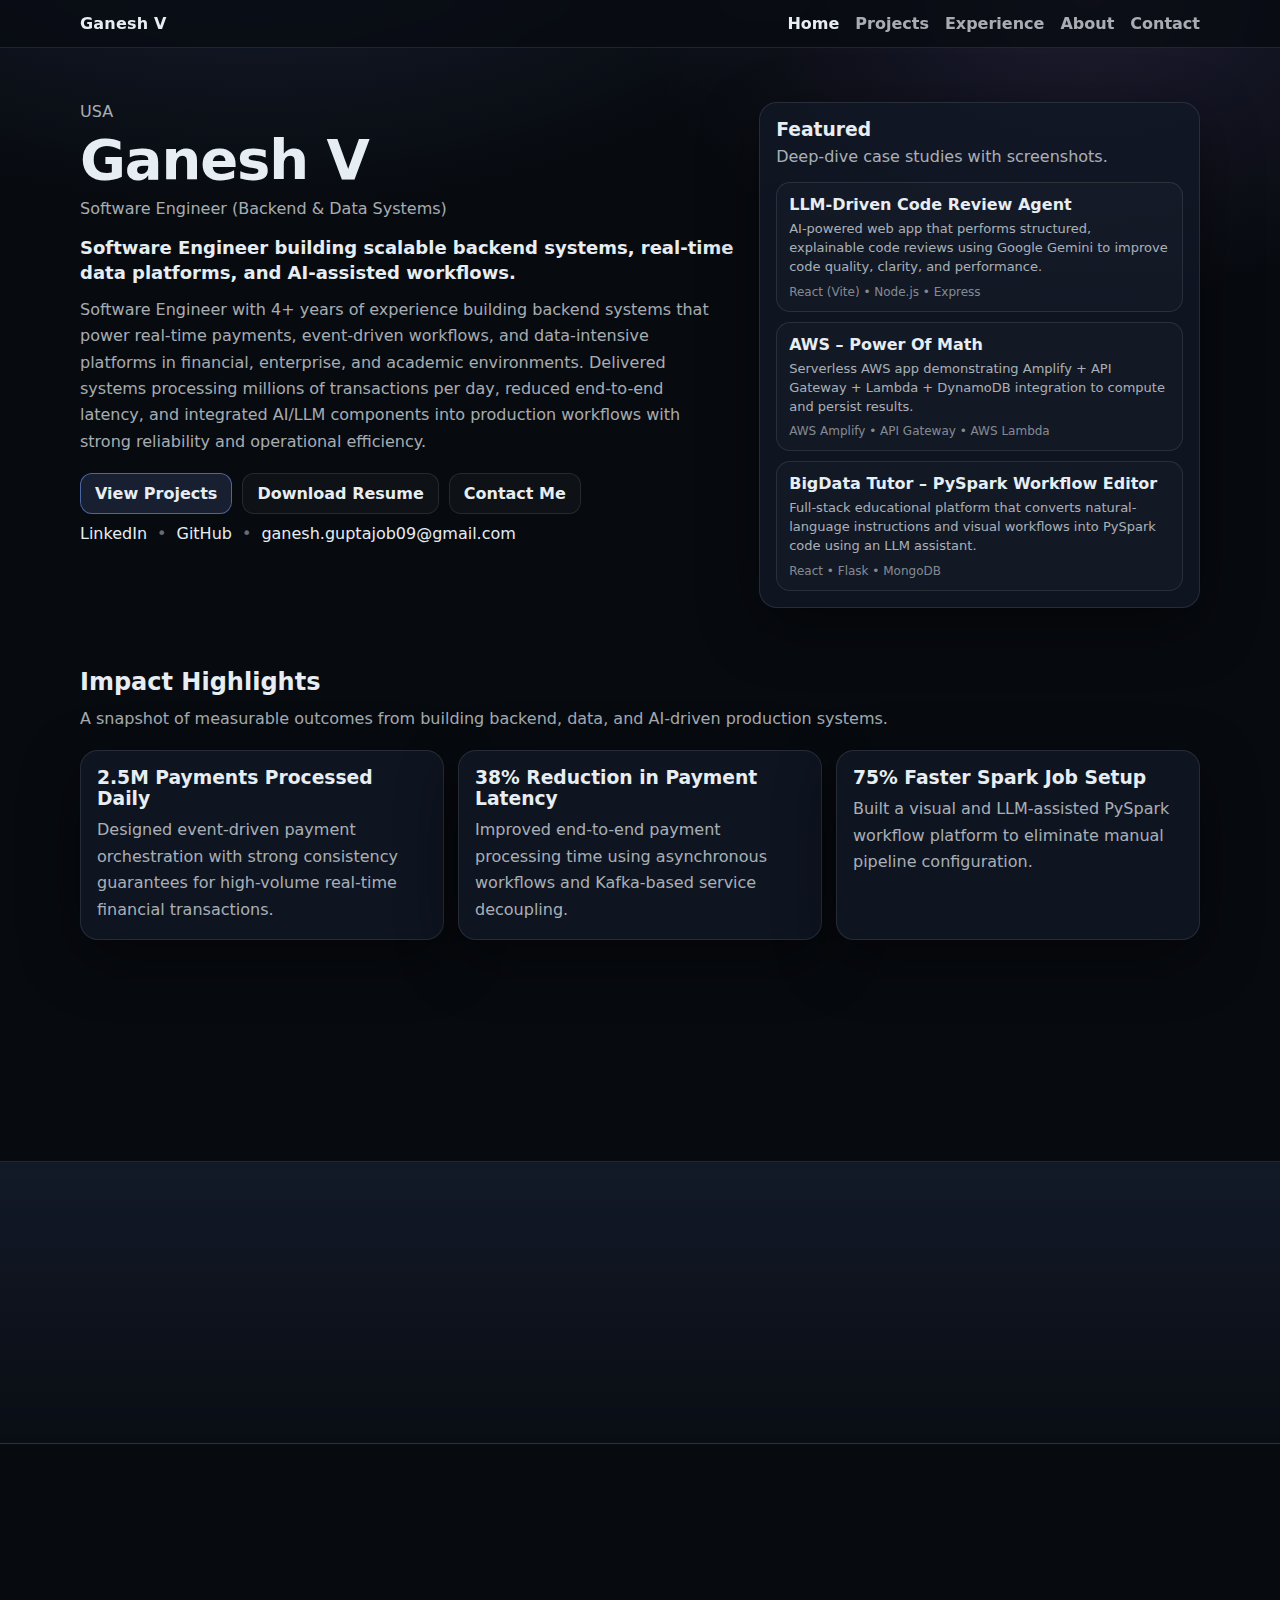
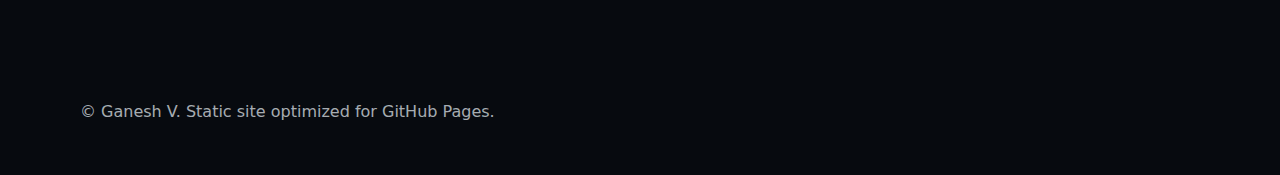
<file: index.html>
<!doctype html>
<html lang="en">
<head>
  <meta charset="utf-8" />
  <meta name="viewport" content="width=device-width, initial-scale=1" />
  <title>Ganesh V — Portfolio</title>
  <meta name="description" content="Ganesh V — Software Engineer (Backend & Data Systems). Backend systems, data pipelines, and AI-powered developer tools." />
  <link rel="stylesheet" href="styles.css" />
  <link rel="icon" href="assets/favicon.svg" />
</head>
<body class="page-fade">

<header class="nav">
  <div class="container nav-inner">
    <a class="brand" href="index.html">Ganesh V</a>
    <nav class="nav-links">
      <a data-nav="home" href="index.html">Home</a>
      <a data-nav="projects" href="projects.html">Projects</a>
      <a data-nav="experience" href="experience.html">Experience</a>
      <a data-nav="about" href="about.html">About</a>
      <a data-nav="contact" href="index.html#contact">Contact</a>
    </nav>
  </div>
</header>

<main>
  <section class="hero">
    <div class="container hero-inner">
      <div class="hero-left">
        <p class="kicker">USA</p>
        <h1 class="reveal">Ganesh V</h1>
        <p class="role reveal">Software Engineer (Backend & Data Systems)</p>

        <h2 class="headline reveal">Software Engineer building scalable backend systems, real-time data platforms, and AI-assisted workflows.</h2>
        <p class="intro reveal">Software Engineer with 4+ years of experience building backend systems that power real-time payments, event-driven workflows, and data-intensive platforms in financial, enterprise, and academic environments. Delivered systems processing millions of transactions per day, reduced end-to-end latency, and integrated AI/LLM components into production workflows with strong reliability and operational efficiency.</p>

        <div class="cta reveal">
          <a class="btn primary" href="projects.html">View Projects</a>
          <a class="btn" href="https://drive.google.com/file/d/1iHrBFrhfsNmG7Vmq9kCFRtGy7M9p-zrb/view?usp=sharing" target="_blank" rel="noreferrer">Download Resume</a>
          <a class="btn" href="#contact">Contact Me</a>
        </div>

        <div class="links reveal">
          <a href="https://www.linkedin.com/in/ganesh-vasa/" target="_blank" rel="noreferrer">LinkedIn</a>
          <span class="dot">•</span>
          <a href="https://github.com/VasaGanesh" target="_blank" rel="noreferrer">GitHub</a>
          <span class="dot">•</span>
          <a href="mailto:ganesh.guptajob09@gmail.com">ganesh.guptajob09@gmail.com</a>
        </div>
      </div>

      <aside class="hero-right card reveal">
        <div class="section-title tight">
          <h3>Featured</h3>
          <p class="muted">Deep-dive case studies with screenshots.</p>
        </div>
        <div class="featured-list">
          
          <a class="featured-item" href="project-llm-code-review-agent.html">
            <div class="featured-title">LLM-Driven Code Review Agent</div>
            <div class="featured-sub">AI-powered web app that performs structured, explainable code reviews using Google Gemini to improve code quality, clarity, and performance.</div>
            <div class="featured-meta">React (Vite) • Node.js • Express</div>
          </a>
          
          <a class="featured-item" href="project-aws-power-of-math.html">
            <div class="featured-title">AWS – Power Of Math</div>
            <div class="featured-sub">Serverless AWS app demonstrating Amplify + API Gateway + Lambda + DynamoDB integration to compute and persist results.</div>
            <div class="featured-meta">AWS Amplify • API Gateway • AWS Lambda</div>
          </a>
          
          <a class="featured-item" href="project-bigdata-tutor-pyspark.html">
            <div class="featured-title">BigData Tutor – PySpark Workflow Editor</div>
            <div class="featured-sub">Full-stack educational platform that converts natural-language instructions and visual workflows into PySpark code using an LLM assistant.</div>
            <div class="featured-meta">React • Flask • MongoDB</div>
          </a>
          
        </div>
      </aside>
    </div>
  </section>

  <section class="section">
  <div class="container">
    <div class="section-title">
      <h2 class="reveal">Impact Highlights</h2>
      <p class="reveal">
        A snapshot of measurable outcomes from building backend, data, and AI-driven production systems.
      </p>
    </div>

    <div class="grid">

      <div class="card reveal">
        <h3>2.5M Payments Processed Daily</h3>
        <p>
          Designed event-driven payment orchestration with strong consistency guarantees for high-volume
          real-time financial transactions.
        </p>
      </div>

      <div class="card reveal">
        <h3>38% Reduction in Payment Latency</h3>
        <p>
          Improved end-to-end payment processing time using asynchronous workflows and Kafka-based
          service decoupling.
        </p>
      </div>

      <div class="card reveal">
        <h3>75% Faster Spark Job Setup</h3>
        <p>
          Built a visual and LLM-assisted PySpark workflow platform to eliminate manual pipeline
          configuration.
        </p>
      </div>

      <div class="card reveal">
        <h3>28% Increase in API Throughput</h3>
        <p>
          Optimized backend APIs and data models to support real-time visualization and concurrent
          engineering workloads.
        </p>
      </div>

      <div class="card reveal">
        <h3>32% Fewer Production Defects</h3>
        <p>
          Strengthened validation, auditability, and integration testing across distributed systems
          and external dependencies.
        </p>
      </div>

    </div>
  </div>
</section>


  <section class="section alt">
    <div class="container">
      <div class="section-title">
        <h2 class="reveal">Tech Stack</h2>
        <p class="reveal">Backend • Data Systems • Cloud • AI Integrations</p>
      </div>
      <div class="pill-row reveal">
        <span class="pill">Java</span><span class="pill">Python</span><span class="pill">Node.js</span><span class="pill">Spring Boot</span><span class="pill">React</span><span class="pill">Angular</span><span class="pill">Kafka</span><span class="pill">PostgreSQL</span><span class="pill">MongoDB</span><span class="pill">OracleDB</span><span class="pill">Redis</span><span class="pill">Azure</span><span class="pill">AWS</span><span class="pill">Docker</span><span class="pill">PySpark</span><span class="pill">LLM APIs</span>
      </div>

      <div class="cta small-gap reveal" style="margin-top:18px;">
        <a class="btn small" href="experience.html">View Experience</a>
        <a class="btn small" href="about.html">About Me</a>
      </div>
    </div>
  </section>

  <section class="section" id="contact">
    <div class="container">
      <div class="section-title">
        <h2 class="reveal">Contact</h2>
        <p class="reveal">Best way to reach me is email. I also respond on LinkedIn.</p>
      </div>

      <div class="contact-grid">
        <div class="card reveal">
          <h3>Email</h3>
          <p><a href="mailto:ganesh.guptajob09@gmail.com">ganesh.guptajob09@gmail.com</a></p>
        </div>
        <div class="card reveal">
          <h3>LinkedIn</h3>
          <p><a href="https://www.linkedin.com/in/ganesh-vasa/" target="_blank" rel="noreferrer">https://www.linkedin.com/in/ganesh-vasa/</a></p>
        </div>
        <div class="card reveal">
          <h3>Resume</h3>
          <p><a href="https://drive.google.com/file/d/1iHrBFrhfsNmG7Vmq9kCFRtGy7M9p-zrb/view?usp=sharing" target="_blank" rel="noreferrer">Open resume link</a></p>
        </div>
      </div>

      <footer class="footer">
        <p>© Ganesh V. Static site optimized for GitHub Pages.</p>
      </footer>
    </div>
  </section>
</main>

<div id="lightbox" class="lightbox" aria-hidden="true">
  <button class="lightbox-close" aria-label="Close">×</button>
  <img class="lightbox-img" alt="Screenshot preview" />
  <div class="lightbox-caption"></div>
</div>

<script src="script.js"></script>
</body></html>
</file>
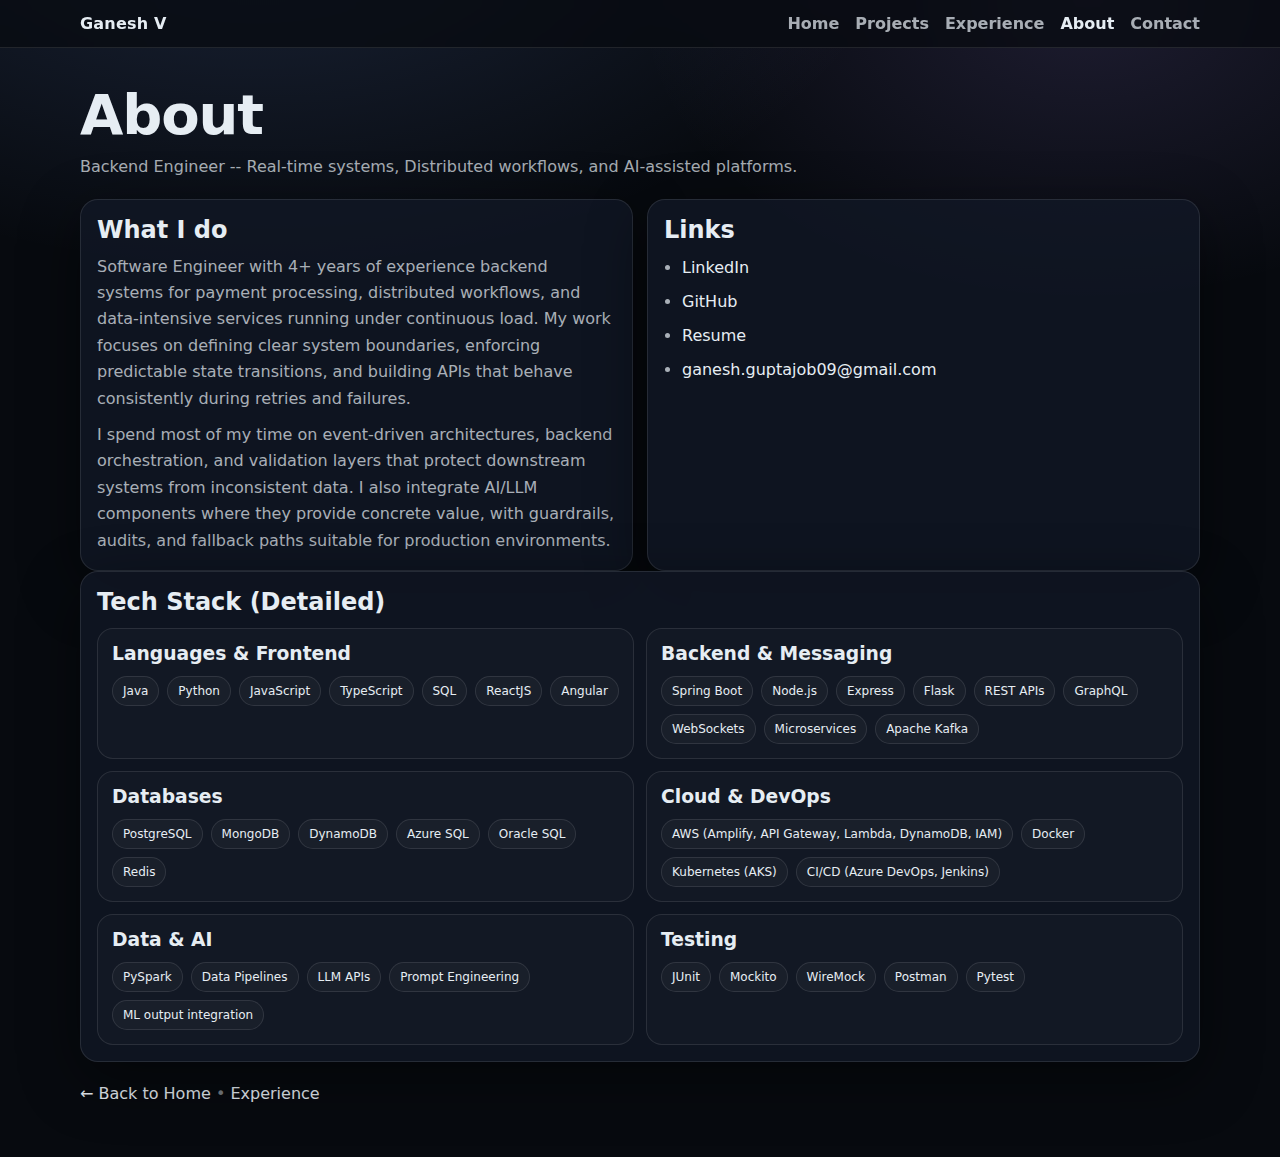
<file: about.html>
<!doctype html>
<html lang="en">
<head>
  <meta charset="utf-8" />
  <meta name="viewport" content="width=device-width, initial-scale=1" />
  <title>Ganesh V — About</title>
  <meta name="description" content="About Ganesh V." />
  <link rel="stylesheet" href="styles.css" />
  <link rel="icon" href="assets/favicon.svg" />
</head>
<body class="page-fade">

<header class="nav">
  <div class="container nav-inner">
    <a class="brand" href="index.html">Ganesh V</a>
    <nav class="nav-links">
      <a data-nav="home" href="index.html">Home</a>
      <a data-nav="projects" href="projects.html">Projects</a>
      <a data-nav="experience" href="experience.html">Experience</a>
      <a data-nav="about" href="about.html">About</a>
      <a data-nav="contact" href="index.html#contact">Contact</a>
    </nav>
  </div>
</header>

<main class="section">
  <div class="container">
    <div class="section-title">
      <h1 class="reveal">About</h1>
      <p class="reveal">Backend Engineer -- Real-time systems, Distributed workflows, and AI-assisted platforms.</p>
    </div>

    <div class="grid two">
      <div class="card reveal">
        <h2>What I do</h2>
        <p class="muted">Software Engineer with 4+ years of experience backend systems for payment processing, distributed workflows, and data-intensive services running under continuous load. My work focuses on defining clear system boundaries, enforcing predictable state transitions, and building APIs that behave consistently during retries and failures.</p>
        <p class="muted" style="margin-top:10px;">
          I spend most of my time on event-driven architectures, backend orchestration, and validation layers that protect downstream systems from inconsistent data. I also integrate AI/LLM components where they provide concrete value, with guardrails, audits, and fallback paths suitable for production environments.
        </p>
      </div>

      <div class="card reveal">
        <h2>Links</h2>
        <ul class="list">
          <li><a href="https://www.linkedin.com/in/ganesh-vasa/" target="_blank" rel="noreferrer">LinkedIn</a></li>
          <li><a href="https://github.com/VasaGanesh" target="_blank" rel="noreferrer">GitHub</a></li>
          <li><a href="https://drive.google.com/file/d/1iHrBFrhfsNmG7Vmq9kCFRtGy7M9p-zrb/view?usp=sharing" target="_blank" rel="noreferrer">Resume</a></li>
          <li><a href="mailto:ganesh.guptajob09@gmail.com">ganesh.guptajob09@gmail.com</a></li>
        </ul>
      </div>
    </div>

    <div class="card reveal">
      <h2>Tech Stack (Detailed)</h2>
      <div class="stack-grid">
        
        <div class="stack-card">
          <h3>Languages & Frontend</h3>
          <div class="pill-row"><span class="pill">Java</span><span class="pill">Python</span><span class="pill">JavaScript</span><span class="pill">TypeScript</span><span class="pill">SQL</span><span class="pill">ReactJS</span><span class="pill">Angular</span></div>
        </div>
        
        <div class="stack-card">
          <h3>Backend & Messaging</h3>
          <div class="pill-row"><span class="pill">Spring Boot</span><span class="pill">Node.js</span><span class="pill">Express</span><span class="pill">Flask</span><span class="pill">REST APIs</span><span class="pill">GraphQL</span><span class="pill">WebSockets</span><span class="pill">Microservices</span><span class="pill">Apache Kafka</span></div>
        </div>
        
        <div class="stack-card">
          <h3>Databases</h3>
          <div class="pill-row"><span class="pill">PostgreSQL</span><span class="pill">MongoDB</span><span class="pill">DynamoDB</span><span class="pill">Azure SQL</span><span class="pill">Oracle SQL</span><span class="pill">Redis</span></div>
        </div>
        
        <div class="stack-card">
          <h3>Cloud & DevOps</h3>
          <div class="pill-row"><span class="pill">AWS (Amplify, API Gateway, Lambda, DynamoDB, IAM)</span><span class="pill">Docker</span><span class="pill">Kubernetes (AKS)</span><span class="pill">CI/CD (Azure DevOps, Jenkins)</span></div>
        </div>
        
        <div class="stack-card">
          <h3>Data & AI</h3>
          <div class="pill-row"><span class="pill">PySpark</span><span class="pill">Data Pipelines</span><span class="pill">LLM APIs</span><span class="pill">Prompt Engineering</span><span class="pill">ML output integration</span></div>
        </div>

        <div class="stack-card">
          <h3>Testing</h3>
          <div class="pill-row"><span class="pill">JUnit</span><span class="pill">Mockito</span><span class="pill">WireMock</span><span class="pill">Postman</span><span class="pill">Pytest</span></div>
        </div>
        
      </div>
    </div>

    <footer class="footer">
      <p><a href="index.html">← Back to Home</a> <span class="dot">•</span> <a href="experience.html">Experience</a></p>
    </footer>
  </div>
</main>

<script src="script.js"></script>
</body></html>
</file>
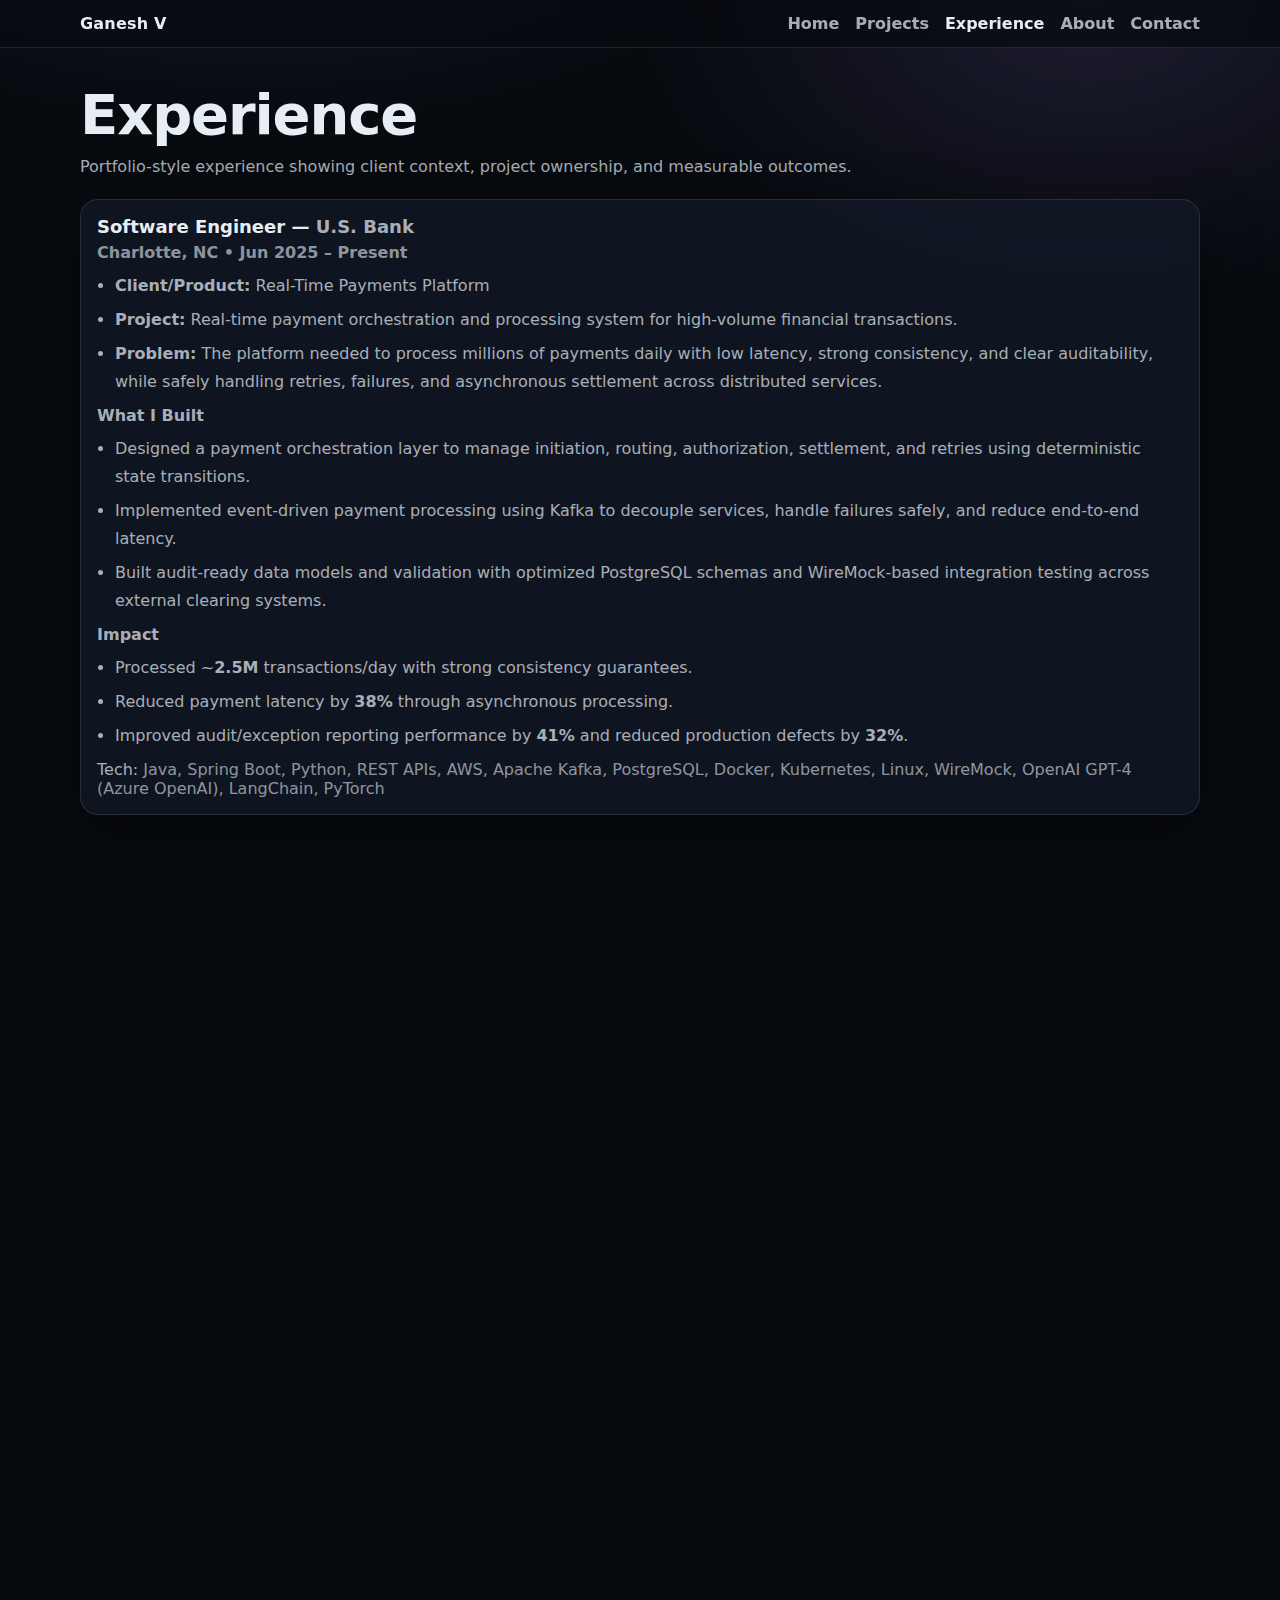
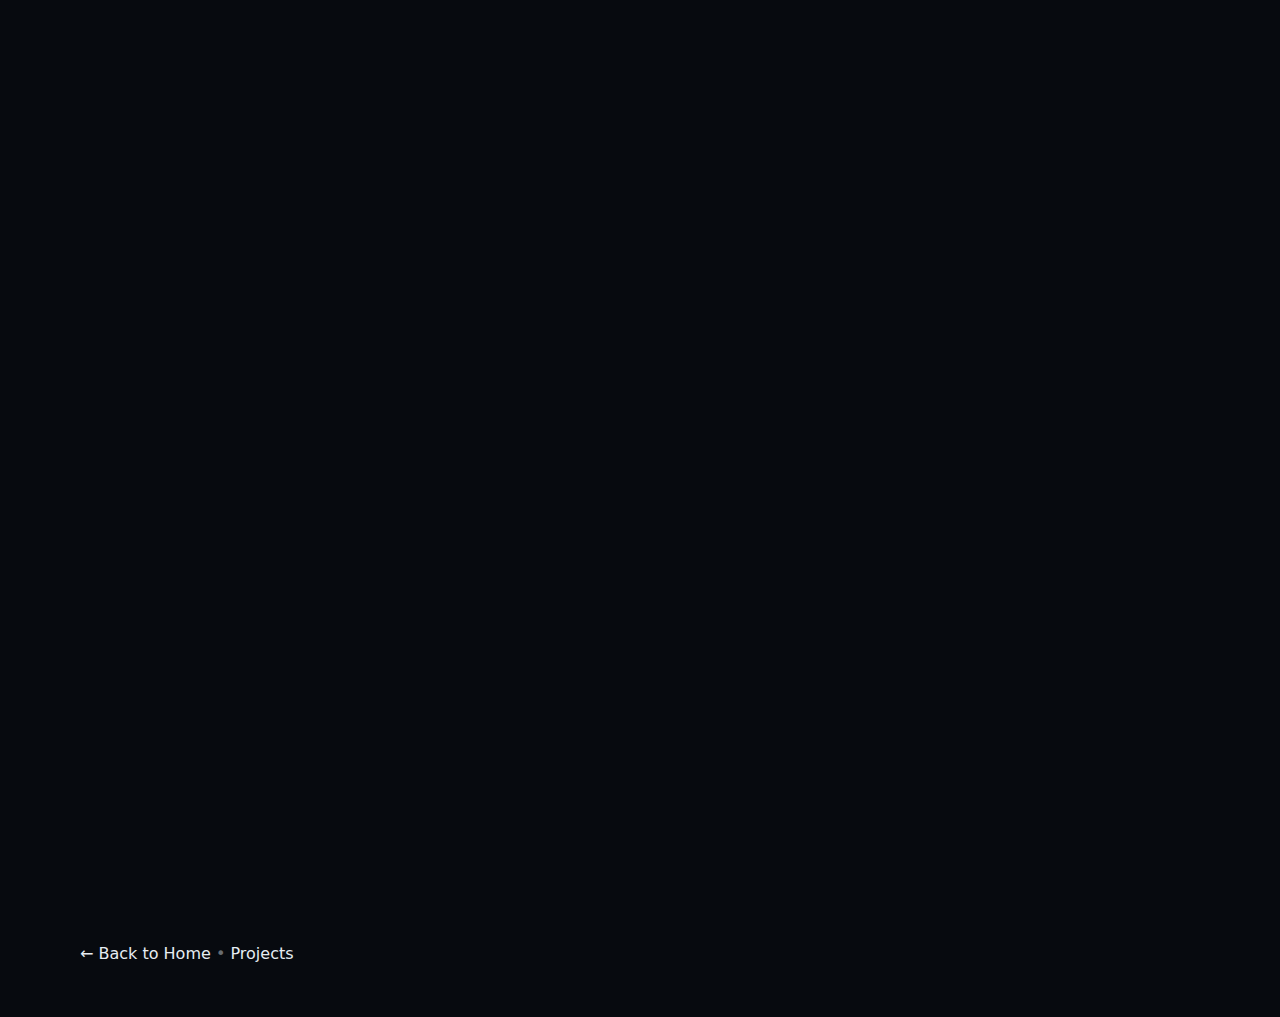
<file: experience.html>
<!doctype html>
<html lang="en">
<head>
  <meta charset="utf-8" />
  <meta name="viewport" content="width=device-width, initial-scale=1" />
  <title>Ganesh V — Experience</title>
  <meta name="description" content="Professional experience of Ganesh V." />
  <link rel="stylesheet" href="styles.css" />
  <link rel="icon" href="assets/favicon.svg" />
</head>
<body class="page-fade">

<header class="nav">
  <div class="container nav-inner">
    <a class="brand" href="index.html">Ganesh V</a>
    <nav class="nav-links">
      <a data-nav="home" href="index.html">Home</a>
      <a data-nav="projects" href="projects.html">Projects</a>
      <a data-nav="experience" href="experience.html">Experience</a>
      <a data-nav="about" href="about.html">About</a>
      <a data-nav="contact" href="index.html#contact">Contact</a>
    </nav>
  </div>
</header>

<main class="section">
  <div class="container">
    <div class="section-title">
      <h1 class="reveal">Experience</h1>
      <p class="reveal">Portfolio-style experience showing client context, project ownership, and measurable outcomes.</p>
    </div>

    <div class="timeline">

      <!-- U.S. BANK -->
      <section class="card reveal timeline-item">
        <div class="timeline-head">
          <h2>Software Engineer — <span class="muted">U.S. Bank</span></h2>
          <div class="timeline-meta">Charlotte, NC • Jun 2025 – Present</div>
        </div>

        <ul class="list">
          <li><b>Client/Product:</b> Real-Time Payments Platform</li>
          <li><b>Project:</b> Real-time payment orchestration and processing system for high-volume financial transactions.</li>
          <li><b>Problem:</b> The platform needed to process millions of payments daily with low latency, strong consistency, and clear auditability, while safely handling retries, failures, and asynchronous settlement across distributed services.</li>
        </ul>

        <div class="muted" style="margin-top:10px;"><b>What I Built</b></div>
        <ul class="list">
          <li>Designed a payment orchestration layer to manage initiation, routing, authorization, settlement, and retries using deterministic state transitions.</li>
          <li>Implemented event-driven payment processing using Kafka to decouple services, handle failures safely, and reduce end-to-end latency.</li>
          <li>Built audit-ready data models and validation with optimized PostgreSQL schemas and WireMock-based integration testing across external clearing systems.</li>
        </ul>

        <div class="muted" style="margin-top:10px;"><b>Impact</b></div>
        <ul class="list">
          <li>Processed ~<b>2.5M</b> transactions/day with strong consistency guarantees.</li>
          <li>Reduced payment latency by <b>38%</b> through asynchronous processing.</li>
          <li>Improved audit/exception reporting performance by <b>41%</b> and reduced production defects by <b>32%</b>.</li>
        </ul>

        <div class="timeline-stack">
          <span class="muted">Tech:</span>
          Java, Spring Boot, Python, REST APIs, AWS, Apache Kafka, PostgreSQL, Docker, Kubernetes, Linux, WireMock, OpenAI GPT-4 (Azure OpenAI), LangChain, PyTorch
        </div>
      </section>

      <!-- UNC CHARLOTTE -->
      <section class="card reveal timeline-item">
        <div class="timeline-head">
          <h2>Application Engineer — <span class="muted">University of North Carolina at Charlotte</span></h2>
          <div class="timeline-meta">Charlotte, NC • Sep 2024 – May 2025</div>
        </div>

        <ul class="list">
          <li><b>Client/Product:</b> Data Engineering & Workflow Automation</li>
          <li><b>Project:</b> Visual and natural-language driven PySpark workflow automation platform.</li>
          <li><b>Problem:</b> Data engineers spent excessive time writing Spark code, configuring pipelines, and debugging invalid workflows, slowing onboarding and increasing job failures.</li>
        </ul>

        <div class="muted" style="margin-top:10px;"><b>What I Built</b></div>
        <ul class="list">
          <li>Created a visual DAG-based workflow builder enabling PySpark pipeline design via drag-and-drop nodes instead of manual coding.</li>
          <li>Built an orchestration engine to validate DAG structure and convert workflows into ordered, executable PySpark execution plans.</li>
          <li>Integrated LLM-assisted code generation/review to generate and refine deterministic PySpark code from visual or English inputs before execution.</li>
        </ul>

        <div class="muted" style="margin-top:10px;"><b>Impact</b></div>
        <ul class="list">
          <li>Reduced Spark job setup time by <b>75%</b>.</li>
          <li>Decreased manual pipeline configuration effort by <b>40%</b>.</li>
          <li>Lowered failed job submissions by <b>30%</b> through pre-execution validation.</li>
        </ul>

        <div class="timeline-stack">
          <span class="muted">Tech:</span>
          React, Flask, MongoDB, PySpark, Google Gemini LLM API, REST APIs, JWT, pytest, Postman
        </div>
      </section>

      <!-- HEXAGON -->
      <section class="card reveal timeline-item">
        <div class="timeline-head">
          <h2>Software Developer — <span class="muted">Hexagon Capability Center</span></h2>
          <div class="timeline-meta">Hyderabad, India • Oct 2022 – Nov 2023</div>
        </div>

        <ul class="list">
          <li><b>Client/Product:</b> Engineering Design & Visualization Platforms</li>
          <li><b>Project:</b> Event-driven asset synchronization and real-time visualization platform.</li>
          <li><b>Problem:</b> Engineering teams needed consistent near real-time views of assets/models across multiple applications while supporting concurrent users and high-throughput visualization workloads.</li>
        </ul>

        <div class="muted" style="margin-top:10px;"><b>What I Built</b></div>
        <ul class="list">
          <li>Developed an event-driven synchronization platform to propagate asset and metadata changes reliably across engineering systems.</li>
          <li>Built high-throughput backend APIs optimized for large geometry and asset payloads in visualization workflows.</li>
          <li>Delivered real-time visualization support with optimized services, database models, and Angular dashboards for concurrent users.</li>
        </ul>

        <div class="muted" style="margin-top:10px;"><b>Impact</b></div>
        <ul class="list">
          <li>Enabled near real-time asset synchronization across applications.</li>
          <li>Improved API throughput by <b>28%</b> and reduced user interaction latency by <b>35%</b>.</li>
          <li>Reduced stale data during concurrent sessions by <b>34%</b>.</li>
        </ul>

        <div class="timeline-stack">
          <span class="muted">Tech:</span>
          Java 17, Spring Boot, REST APIs, Apache Kafka, Angular, TypeScript, Oracle Database, Docker, Azure AKS, Git
        </div>
      </section>

      <!-- FINASTRA -->
      <section class="card reveal timeline-item">
        <div class="timeline-head">
          <h2>Software Engineer — <span class="muted">Finastra</span></h2>
          <div class="timeline-meta">Pune, India • Jun 2021 – Sep 2022</div>
        </div>

        <ul class="list">
          <li><b>Client/Product:</b> Banking & Payments Systems</li>
          <li><b>Project:</b> Internal bank transfer and payment lifecycle tracking service.</li>
          <li><b>Problem:</b> Banking systems lacked real-time visibility into authorization, settlement, and failure states, causing delayed reconciliation and inefficient downstream processing.</li>
        </ul>

        <div class="muted" style="margin-top:10px;"><b>What I Built</b></div>
        <ul class="list">
          <li>Implemented a payment lifecycle tracking service modeling authorization, settlement, and failure states for internal transfers.</li>
          <li>Designed event-based transaction propagation so downstream systems receive real-time updates instead of polling databases.</li>
          <li>Optimized reconciliation and audit workflows by reducing database round trips and tuning PostgreSQL queries and indexes.</li>
        </ul>

        <div class="muted" style="margin-top:10px;"><b>Impact</b></div>
        <ul class="list">
          <li>Improved transaction throughput by <b>20%</b>.</li>
          <li>Reduced reconciliation query latency by <b>25%</b>.</li>
          <li>Enabled real-time transaction status visibility for downstream systems.</li>
        </ul>

        <div class="timeline-stack">
          <span class="muted">Tech:</span>
          Java, Spring Boot, REST APIs, Apache Kafka, PostgreSQL, Docker, Kubernetes, Event-Driven Architecture
        </div>
      </section>

    </div>

    <div class="card reveal">
      <h2>Target Roles</h2>
      <p class="muted">Backend Engineer (Java / APIs / Distributed Systems) • AI/ML Platform Engineer (LLM integrations)</p>
    </div>

    <footer class="footer">
      <p><a href="index.html">← Back to Home</a> <span class="dot">•</span> <a href="projects.html">Projects</a></p>
    </footer>
  </div>
</main>

<script src="script.js"></script>
</body>
</html>
</file>
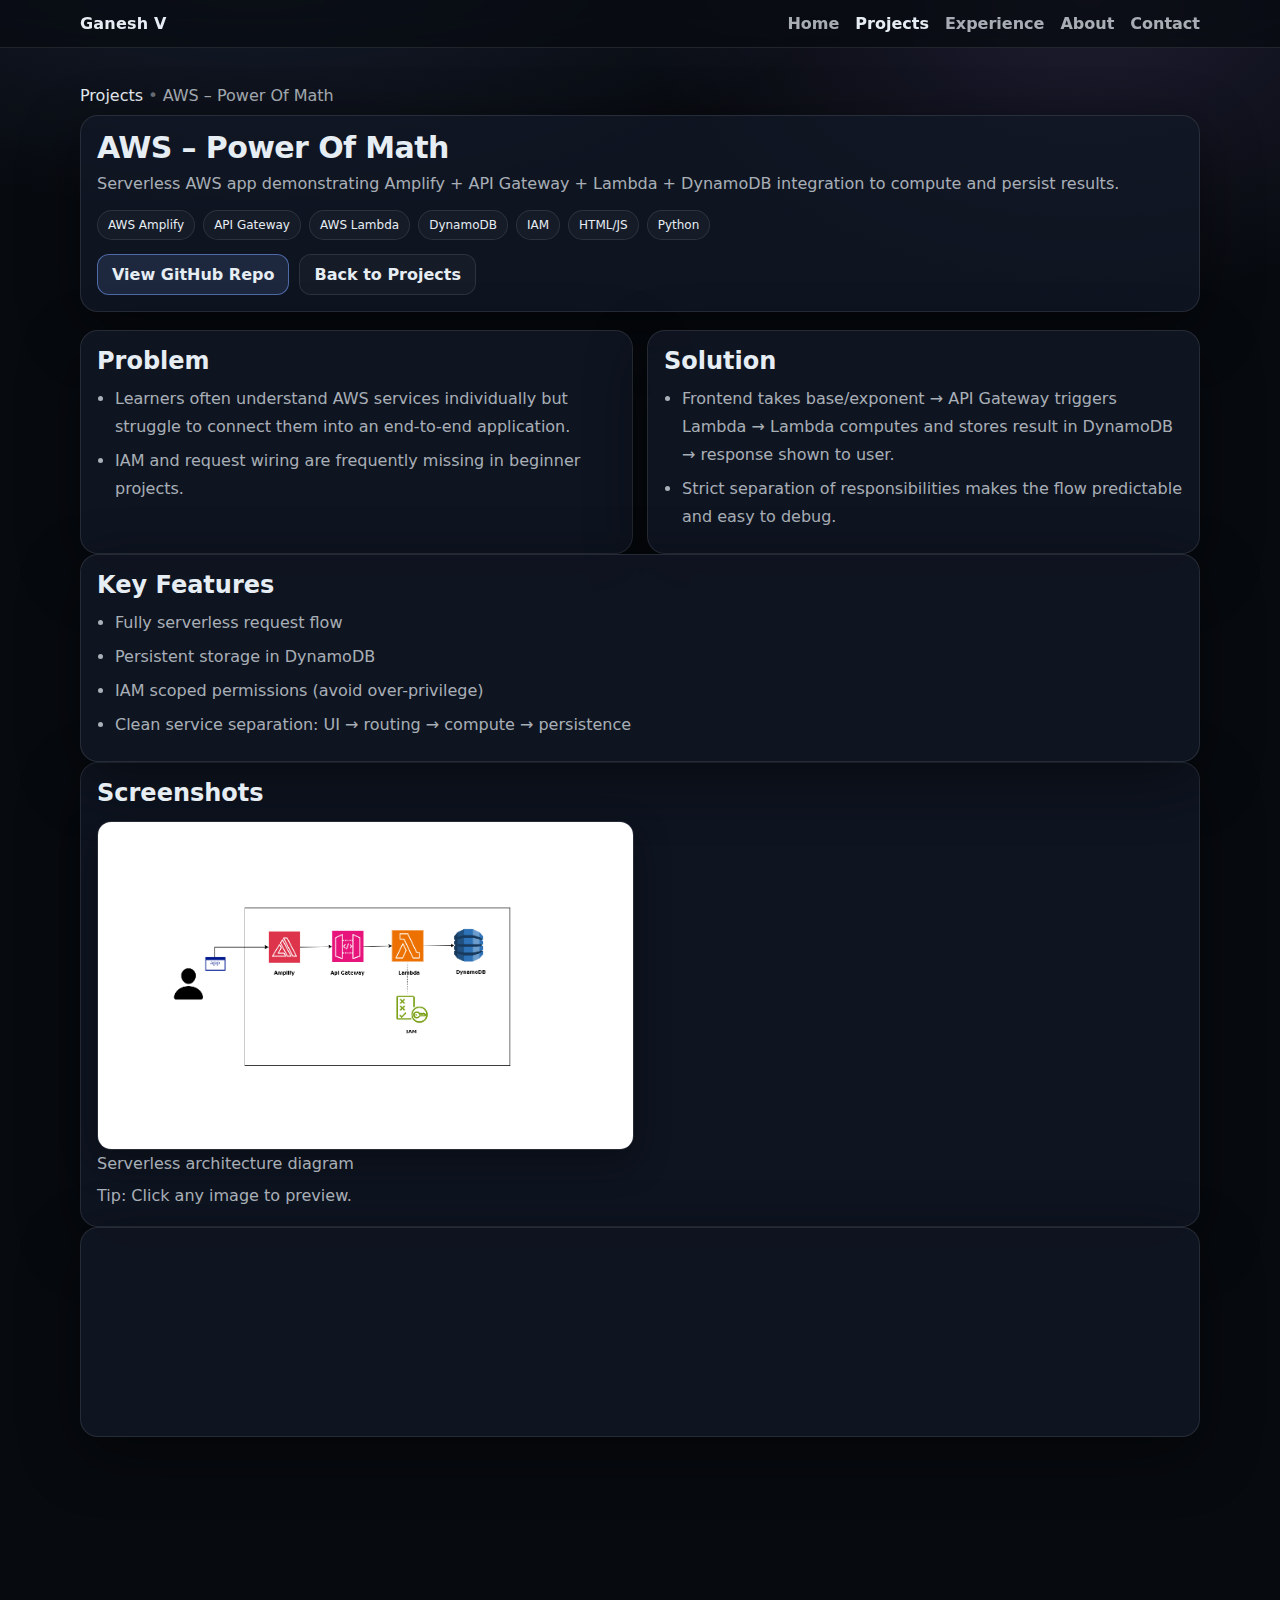
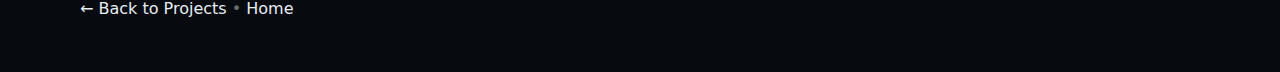
<file: project-aws-power-of-math.html>
<!doctype html>
<html lang="en">
<head>
  <meta charset="utf-8" />
  <meta name="viewport" content="width=device-width, initial-scale=1" />
  <title>Ganesh V — AWS – Power Of Math</title>
  <meta name="description" content="Serverless AWS app demonstrating Amplify + API Gateway + Lambda + DynamoDB integration to compute and persist results." />
  <link rel="stylesheet" href="styles.css" />
  <link rel="icon" href="assets/favicon.svg" />
</head>
<body class="page-fade">

<header class="nav">
  <div class="container nav-inner">
    <a class="brand" href="index.html">Ganesh V</a>
    <nav class="nav-links">
      <a data-nav="home" href="index.html">Home</a>
      <a data-nav="projects" href="projects.html">Projects</a>
      <a data-nav="experience" href="experience.html">Experience</a>
      <a data-nav="about" href="about.html">About</a>
      <a data-nav="contact" href="index.html#contact">Contact</a>
    </nav>
  </div>
</header>

<main class="section">
  <div class="container">
    <div class="breadcrumbs reveal">
      <a href="projects.html">Projects</a> <span class="dot">•</span> <span>AWS – Power Of Math</span>
    </div>

    <div class="project-hero card reveal">
      <h1>AWS – Power Of Math</h1>
      <p class="muted">Serverless AWS app demonstrating Amplify + API Gateway + Lambda + DynamoDB integration to compute and persist results.</p>
      <div class="pill-row"><span class="pill">AWS Amplify</span><span class="pill">API Gateway</span><span class="pill">AWS Lambda</span><span class="pill">DynamoDB</span><span class="pill">IAM</span><span class="pill">HTML/JS</span><span class="pill">Python</span></div>

      <div class="project-links">
        <a class="btn primary" href="https://github.com/VasaGanesh/AWS-PowerOfMath" target="_blank" rel="noreferrer">View GitHub Repo</a>
        <a class="btn" href="projects.html">Back to Projects</a>
      </div>
    </div>

    <div class="grid two">
      <section class="card reveal">
        <h2>Problem</h2>
        <ul class="list"><li>Learners often understand AWS services individually but struggle to connect them into an end-to-end application.</li><li>IAM and request wiring are frequently missing in beginner projects.</li></ul>
      </section>

      <section class="card reveal">
        <h2>Solution</h2>
        <ul class="list"><li>Frontend takes base/exponent → API Gateway triggers Lambda → Lambda computes and stores result in DynamoDB → response shown to user.</li><li>Strict separation of responsibilities makes the flow predictable and easy to debug.</li></ul>
      </section>
    </div>

    <section class="card reveal">
      <h2>Key Features</h2>
      <ul class="list"><li>Fully serverless request flow</li><li>Persistent storage in DynamoDB</li><li>IAM scoped permissions (avoid over-privilege)</li><li>Clean service separation: UI → routing → compute → persistence</li></ul>
    </section>

    <section class="card">
      <h2 class="reveal">Screenshots</h2>
      <div class="shots">
      <figure class="shot reveal">
        <img class="clickable" src="assets/screenshots/aws-arch.png" alt="Serverless architecture diagram" data-caption="Serverless architecture diagram" loading="lazy"/>
        <figcaption class="muted">Serverless architecture diagram</figcaption>
      </figure>
    </div>
      <p class="muted reveal" style="margin-top:10px;">Tip: Click any image to preview.</p>
    </section>

    <section class="card">
      <h2 class="reveal">Technical Deep Dive</h2>
      <div class="deep">
      <div class="deep-item reveal">
        <h3>Biggest challenge</h3>
        <p class="muted">Wiring the serverless request flow and configuring IAM so Lambda can write to DynamoDB securely without over-privileging access.</p>
      </div>
    
      <div class="deep-item reveal">
        <h3>Structured flow</h3>
        <p class="muted">Clear separation of concerns across services ensures predictable execution and easy troubleshooting.</p>
      </div>
    </div>
    </section>

    <section class="card reveal">
      <h2>Next Improvements</h2>
      <ul class="list"><li>Add input validation and robust error handling</li><li>Add monitoring and logging (CloudWatch metrics/alerts)</li></ul>
    </section>

    <footer class="footer">
      <p><a href="projects.html">← Back to Projects</a> <span class="dot">•</span> <a href="index.html">Home</a></p>
    </footer>
  </div>
</main>

<div id="lightbox" class="lightbox" aria-hidden="true">
  <button class="lightbox-close" aria-label="Close">×</button>
  <img class="lightbox-img" alt="Screenshot preview" />
  <div class="lightbox-caption"></div>
</div>

<script src="script.js"></script>
</body></html>
</file>
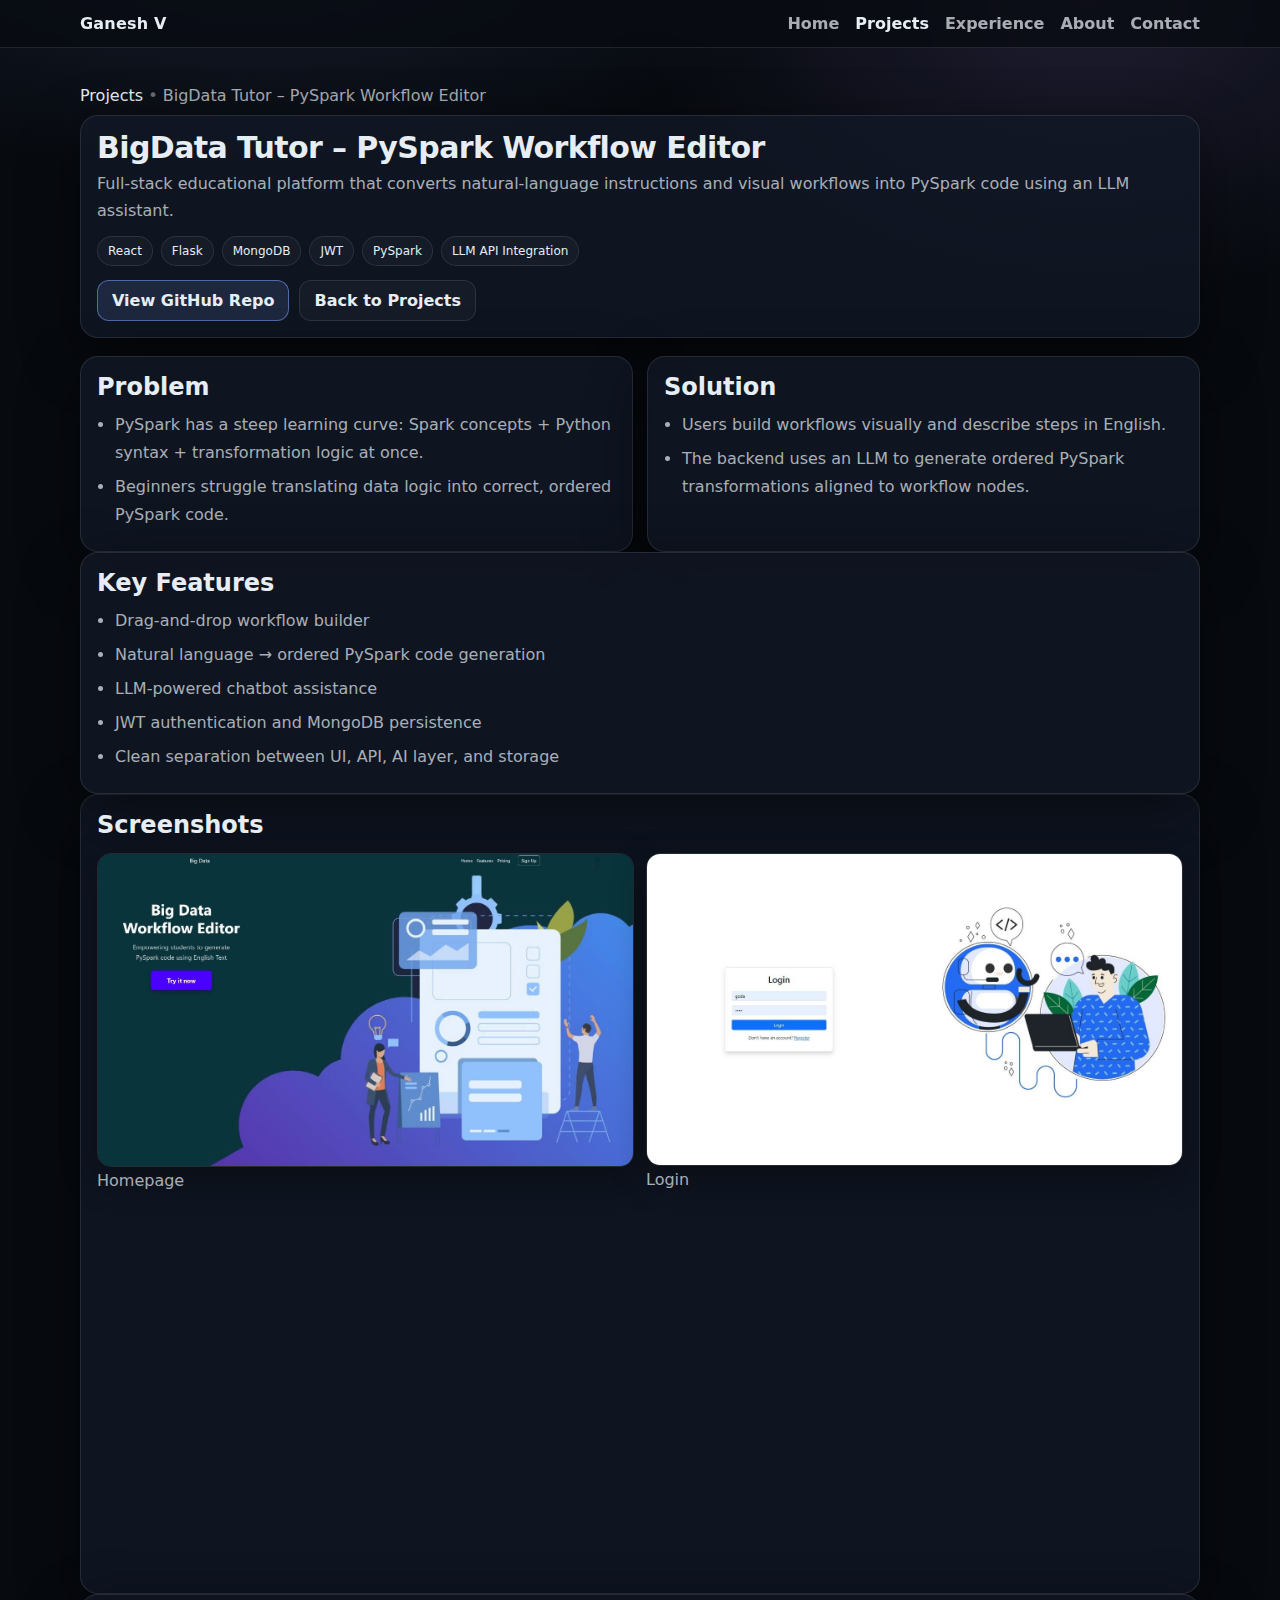
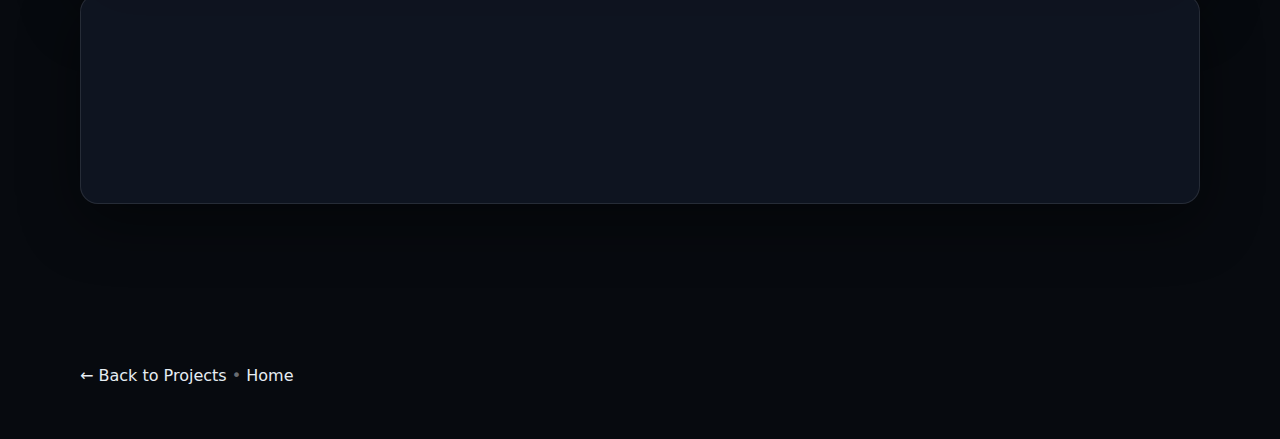
<file: project-bigdata-tutor-pyspark.html>
<!doctype html>
<html lang="en">
<head>
  <meta charset="utf-8" />
  <meta name="viewport" content="width=device-width, initial-scale=1" />
  <title>Ganesh V — BigData Tutor – PySpark Workflow Editor</title>
  <meta name="description" content="Full-stack educational platform that converts natural-language instructions and visual workflows into PySpark code using an LLM assistant." />
  <link rel="stylesheet" href="styles.css" />
  <link rel="icon" href="assets/favicon.svg" />
</head>
<body class="page-fade">

<header class="nav">
  <div class="container nav-inner">
    <a class="brand" href="index.html">Ganesh V</a>
    <nav class="nav-links">
      <a data-nav="home" href="index.html">Home</a>
      <a data-nav="projects" href="projects.html">Projects</a>
      <a data-nav="experience" href="experience.html">Experience</a>
      <a data-nav="about" href="about.html">About</a>
      <a data-nav="contact" href="index.html#contact">Contact</a>
    </nav>
  </div>
</header>

<main class="section">
  <div class="container">
    <div class="breadcrumbs reveal">
      <a href="projects.html">Projects</a> <span class="dot">•</span> <span>BigData Tutor – PySpark Workflow Editor</span>
    </div>

    <div class="project-hero card reveal">
      <h1>BigData Tutor – PySpark Workflow Editor</h1>
      <p class="muted">Full-stack educational platform that converts natural-language instructions and visual workflows into PySpark code using an LLM assistant.</p>
      <div class="pill-row"><span class="pill">React</span><span class="pill">Flask</span><span class="pill">MongoDB</span><span class="pill">JWT</span><span class="pill">PySpark</span><span class="pill">LLM API Integration</span></div>

      <div class="project-links">
        <a class="btn primary" href="https://github.com/vganesh0509/Bigdata-Tutor-PySpark" target="_blank" rel="noreferrer">View GitHub Repo</a>
        <a class="btn" href="projects.html">Back to Projects</a>
      </div>
    </div>

    <div class="grid two">
      <section class="card reveal">
        <h2>Problem</h2>
        <ul class="list"><li>PySpark has a steep learning curve: Spark concepts + Python syntax + transformation logic at once.</li><li>Beginners struggle translating data logic into correct, ordered PySpark code.</li></ul>
      </section>

      <section class="card reveal">
        <h2>Solution</h2>
        <ul class="list"><li>Users build workflows visually and describe steps in English.</li><li>The backend uses an LLM to generate ordered PySpark transformations aligned to workflow nodes.</li></ul>
      </section>
    </div>

    <section class="card reveal">
      <h2>Key Features</h2>
      <ul class="list"><li>Drag-and-drop workflow builder</li><li>Natural language → ordered PySpark code generation</li><li>LLM-powered chatbot assistance</li><li>JWT authentication and MongoDB persistence</li><li>Clean separation between UI, API, AI layer, and storage</li></ul>
    </section>

    <section class="card">
      <h2 class="reveal">Screenshots</h2>
      <div class="shots">
      <figure class="shot reveal">
        <img class="clickable" src="assets/screenshots/bigdata-home.jpg" alt="Homepage" data-caption="Homepage" loading="lazy"/>
        <figcaption class="muted">Homepage</figcaption>
      </figure>
    
      <figure class="shot reveal">
        <img class="clickable" src="assets/screenshots/bigdata-login.jpg" alt="Login" data-caption="Login" loading="lazy"/>
        <figcaption class="muted">Login</figcaption>
      </figure>
    
      <figure class="shot reveal">
        <img class="clickable" src="assets/screenshots/bigdata-workflow.jpg" alt="Workflow editor + chat" data-caption="Workflow editor + chat" loading="lazy"/>
        <figcaption class="muted">Workflow editor + chat</figcaption>
      </figure>
    </div>
      <p class="muted reveal" style="margin-top:10px;">Tip: Click any image to preview.</p>
    </section>

    <section class="card">
      <h2 class="reveal">Technical Deep Dive</h2>
      <div class="deep">
      <div class="deep-item reveal">
        <h3>Biggest challenge</h3>
        <p class="muted">Translating ambiguous natural-language data processing instructions into logically correct, step-ordered PySpark code while keeping it understandable for beginners.</p>
      </div>
    
      <div class="deep-item reveal">
        <h3>Structured output</h3>
        <p class="muted">Prompt constraints + workflow state align code generation to specific nodes in ordered steps.</p>
      </div>
    </div>
    </section>

    <section class="card reveal">
      <h2>Next Improvements</h2>
      <ul class="list"><li>Execute workflows on a real Spark cluster</li><li>Instructor review and feedback features</li></ul>
    </section>

    <footer class="footer">
      <p><a href="projects.html">← Back to Projects</a> <span class="dot">•</span> <a href="index.html">Home</a></p>
    </footer>
  </div>
</main>

<div id="lightbox" class="lightbox" aria-hidden="true">
  <button class="lightbox-close" aria-label="Close">×</button>
  <img class="lightbox-img" alt="Screenshot preview" />
  <div class="lightbox-caption"></div>
</div>

<script src="script.js"></script>
</body></html>
</file>
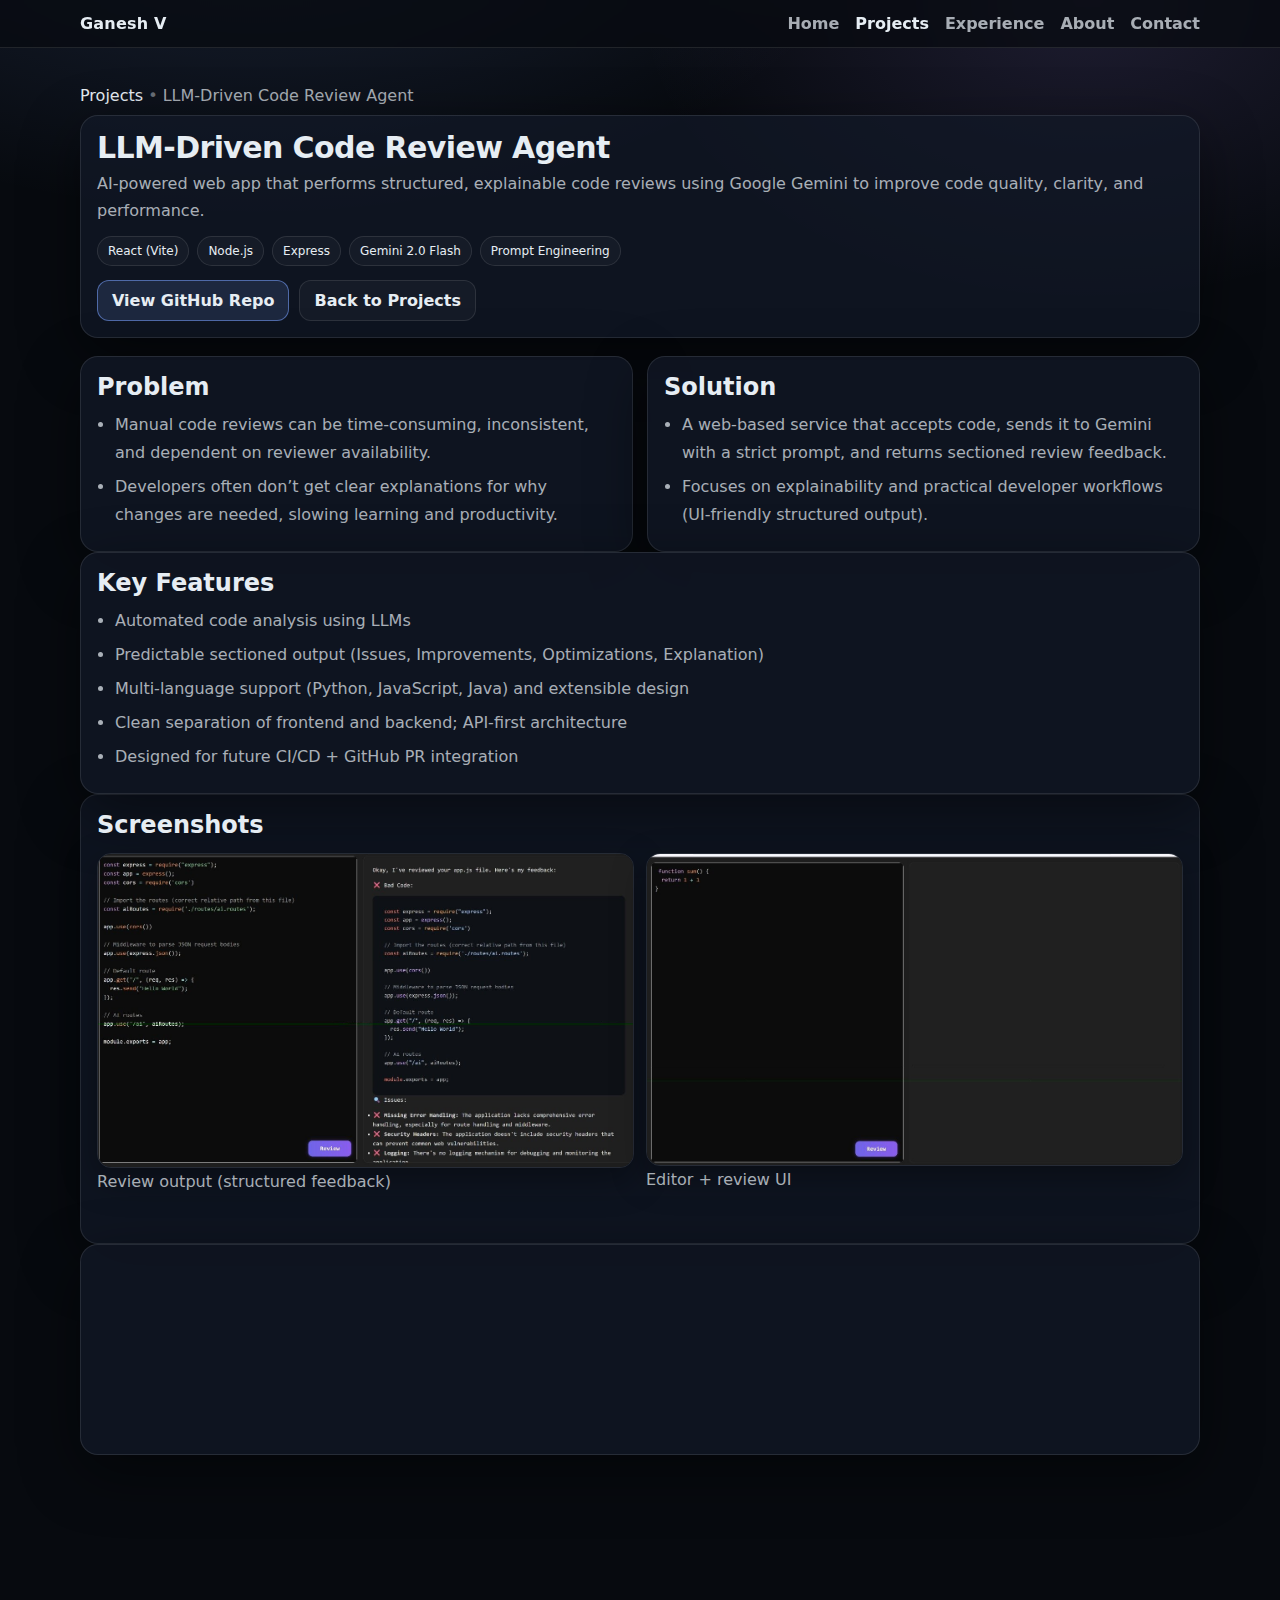
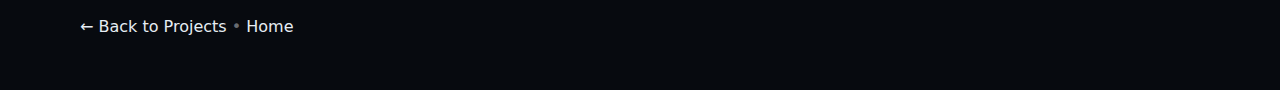
<file: project-llm-code-review-agent.html>
<!doctype html>
<html lang="en">
<head>
  <meta charset="utf-8" />
  <meta name="viewport" content="width=device-width, initial-scale=1" />
  <title>Ganesh V — LLM-Driven Code Review Agent</title>
  <meta name="description" content="AI-powered web app that performs structured, explainable code reviews using Google Gemini to improve code quality, clarity, and performance." />
  <link rel="stylesheet" href="styles.css" />
  <link rel="icon" href="assets/favicon.svg" />
</head>
<body class="page-fade">

<header class="nav">
  <div class="container nav-inner">
    <a class="brand" href="index.html">Ganesh V</a>
    <nav class="nav-links">
      <a data-nav="home" href="index.html">Home</a>
      <a data-nav="projects" href="projects.html">Projects</a>
      <a data-nav="experience" href="experience.html">Experience</a>
      <a data-nav="about" href="about.html">About</a>
      <a data-nav="contact" href="index.html#contact">Contact</a>
    </nav>
  </div>
</header>

<main class="section">
  <div class="container">
    <div class="breadcrumbs reveal">
      <a href="projects.html">Projects</a> <span class="dot">•</span> <span>LLM-Driven Code Review Agent</span>
    </div>

    <div class="project-hero card reveal">
      <h1>LLM-Driven Code Review Agent</h1>
      <p class="muted">AI-powered web app that performs structured, explainable code reviews using Google Gemini to improve code quality, clarity, and performance.</p>
      <div class="pill-row"><span class="pill">React (Vite)</span><span class="pill">Node.js</span><span class="pill">Express</span><span class="pill">Gemini 2.0 Flash</span><span class="pill">Prompt Engineering</span></div>

      <div class="project-links">
        <a class="btn primary" href="https://github.com/VasaGanesh/LLM-Driven-Code-Review-Agent" target="_blank" rel="noreferrer">View GitHub Repo</a>
        <a class="btn" href="projects.html">Back to Projects</a>
      </div>
    </div>

    <div class="grid two">
      <section class="card reveal">
        <h2>Problem</h2>
        <ul class="list"><li>Manual code reviews can be time-consuming, inconsistent, and dependent on reviewer availability.</li><li>Developers often don’t get clear explanations for why changes are needed, slowing learning and productivity.</li></ul>
      </section>

      <section class="card reveal">
        <h2>Solution</h2>
        <ul class="list"><li>A web-based service that accepts code, sends it to Gemini with a strict prompt, and returns sectioned review feedback.</li><li>Focuses on explainability and practical developer workflows (UI-friendly structured output).</li></ul>
      </section>
    </div>

    <section class="card reveal">
      <h2>Key Features</h2>
      <ul class="list"><li>Automated code analysis using LLMs</li><li>Predictable sectioned output (Issues, Improvements, Optimizations, Explanation)</li><li>Multi-language support (Python, JavaScript, Java) and extensible design</li><li>Clean separation of frontend and backend; API-first architecture</li><li>Designed for future CI/CD + GitHub PR integration</li></ul>
    </section>

    <section class="card">
      <h2 class="reveal">Screenshots</h2>
      <div class="shots">
      <figure class="shot reveal">
        <img class="clickable" src="assets/screenshots/llm-1.jpg" alt="Review output (structured feedback)" data-caption="Review output (structured feedback)" loading="lazy"/>
        <figcaption class="muted">Review output (structured feedback)</figcaption>
      </figure>
    
      <figure class="shot reveal">
        <img class="clickable" src="assets/screenshots/llm-2.jpg" alt="Editor + review UI" data-caption="Editor + review UI" loading="lazy"/>
        <figcaption class="muted">Editor + review UI</figcaption>
      </figure>
    </div>
      <p class="muted reveal" style="margin-top:10px;">Tip: Click any image to preview.</p>
    </section>

    <section class="card">
      <h2 class="reveal">Technical Deep Dive</h2>
      <div class="deep">
      <div class="deep-item reveal">
        <h3>Biggest challenge</h3>
        <p class="muted">Designing prompts that consistently produce structured, actionable code review feedback while avoiding hallucinated or unsafe suggestions across languages.</p>
      </div>
    
      <div class="deep-item reveal">
        <h3>Structured output</h3>
        <p class="muted">Enforced fixed headings and explicit constraints in the prompt so the UI always renders predictable sections.</p>
      </div>
    </div>
    </section>

    <section class="card reveal">
      <h2>Next Improvements</h2>
      <ul class="list"><li>GitHub Pull Request integration for automated reviews on PRs</li><li>Scoring system for security / performance / readability</li></ul>
    </section>

    <footer class="footer">
      <p><a href="projects.html">← Back to Projects</a> <span class="dot">•</span> <a href="index.html">Home</a></p>
    </footer>
  </div>
</main>

<div id="lightbox" class="lightbox" aria-hidden="true">
  <button class="lightbox-close" aria-label="Close">×</button>
  <img class="lightbox-img" alt="Screenshot preview" />
  <div class="lightbox-caption"></div>
</div>

<script src="script.js"></script>
</body></html>
</file>
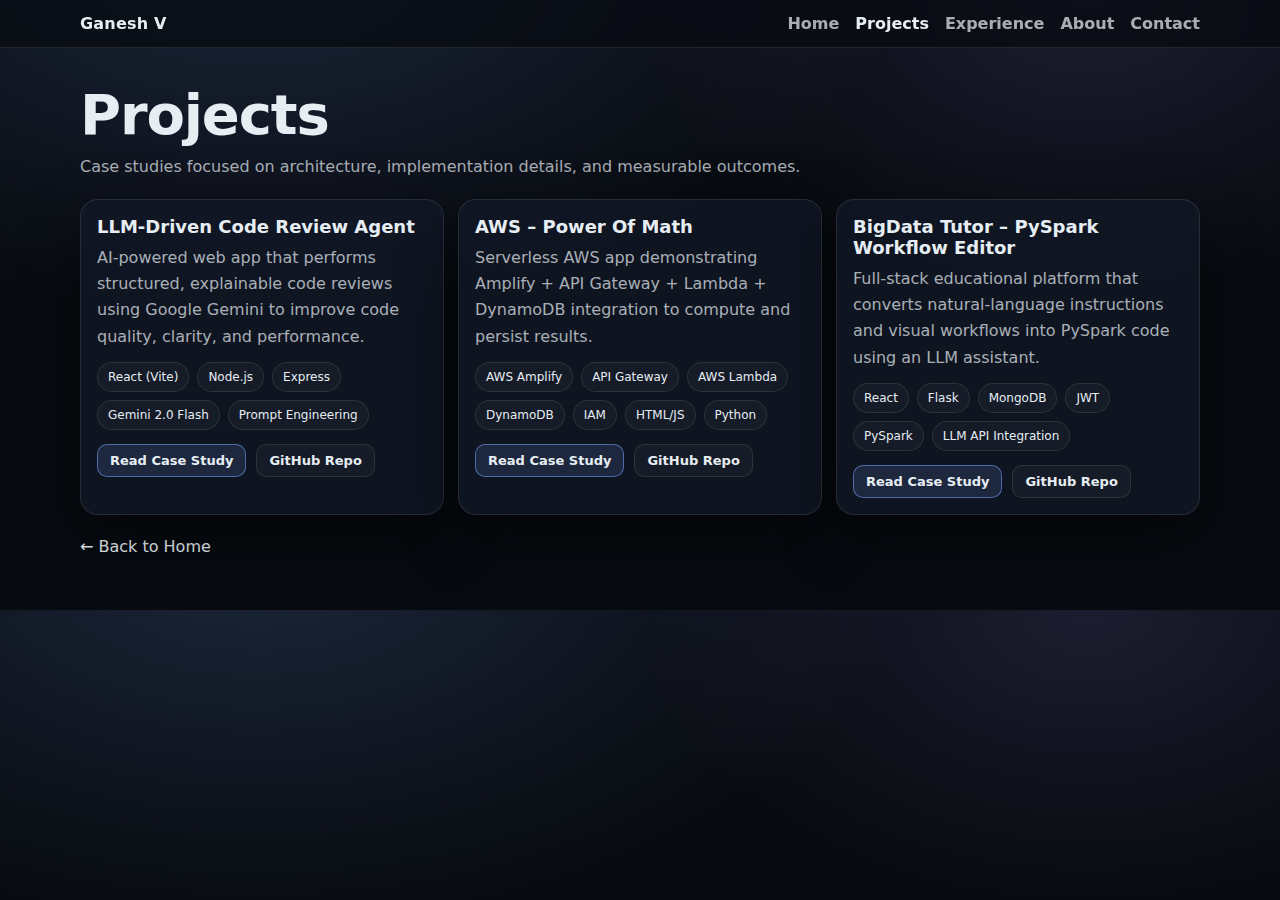
<file: projects.html>
<!doctype html>
<html lang="en">
<head>
  <meta charset="utf-8" />
  <meta name="viewport" content="width=device-width, initial-scale=1" />
  <title>Ganesh V — Projects</title>
  <meta name="description" content="Projects by Ganesh V." />
  <link rel="stylesheet" href="styles.css" />
  <link rel="icon" href="assets/favicon.svg" />
</head>
<body class="page-fade">

<header class="nav">
  <div class="container nav-inner">
    <a class="brand" href="index.html">Ganesh V</a>
    <nav class="nav-links">
      <a data-nav="home" href="index.html">Home</a>
      <a data-nav="projects" href="projects.html">Projects</a>
      <a data-nav="experience" href="experience.html">Experience</a>
      <a data-nav="about" href="about.html">About</a>
      <a data-nav="contact" href="index.html#contact">Contact</a>
    </nav>
  </div>
</header>

<main class="section">
  <div class="container">
    <div class="section-title">
      <h1 class="reveal">Projects</h1>
      <p class="reveal">Case studies focused on architecture, implementation details, and measurable outcomes.</p>
    </div>

    <div class="grid">
      
      <article class="card project-card reveal">
        <div class="project-top">
          <h2>LLM-Driven Code Review Agent</h2>
          <p class="muted">AI-powered web app that performs structured, explainable code reviews using Google Gemini to improve code quality, clarity, and performance.</p>
        </div>
        <div class="pill-row"><span class="pill">React (Vite)</span><span class="pill">Node.js</span><span class="pill">Express</span><span class="pill">Gemini 2.0 Flash</span><span class="pill">Prompt Engineering</span></div>
        <div class="project-links">
          <a class="btn small primary" href="project-llm-code-review-agent.html">Read Case Study</a>
          <a class="btn small" href="https://github.com/VasaGanesh/LLM-Driven-Code-Review-Agent" target="_blank" rel="noreferrer">GitHub Repo</a>
        </div>
      </article>
      
      <article class="card project-card reveal">
        <div class="project-top">
          <h2>AWS – Power Of Math</h2>
          <p class="muted">Serverless AWS app demonstrating Amplify + API Gateway + Lambda + DynamoDB integration to compute and persist results.</p>
        </div>
        <div class="pill-row"><span class="pill">AWS Amplify</span><span class="pill">API Gateway</span><span class="pill">AWS Lambda</span><span class="pill">DynamoDB</span><span class="pill">IAM</span><span class="pill">HTML/JS</span><span class="pill">Python</span></div>
        <div class="project-links">
          <a class="btn small primary" href="project-aws-power-of-math.html">Read Case Study</a>
          <a class="btn small" href="https://github.com/VasaGanesh/AWS-PowerOfMath" target="_blank" rel="noreferrer">GitHub Repo</a>
        </div>
      </article>
      
      <article class="card project-card reveal">
        <div class="project-top">
          <h2>BigData Tutor – PySpark Workflow Editor</h2>
          <p class="muted">Full-stack educational platform that converts natural-language instructions and visual workflows into PySpark code using an LLM assistant.</p>
        </div>
        <div class="pill-row"><span class="pill">React</span><span class="pill">Flask</span><span class="pill">MongoDB</span><span class="pill">JWT</span><span class="pill">PySpark</span><span class="pill">LLM API Integration</span></div>
        <div class="project-links">
          <a class="btn small primary" href="project-bigdata-tutor-pyspark.html">Read Case Study</a>
          <a class="btn small" href="https://github.com/vganesh0509/Bigdata-Tutor-PySpark" target="_blank" rel="noreferrer">GitHub Repo</a>
        </div>
      </article>
      
    </div>

    <footer class="footer">
      <p><a href="index.html">← Back to Home</a></p>
    </footer>
  </div>
</main>

<div id="lightbox" class="lightbox" aria-hidden="true">
  <button class="lightbox-close" aria-label="Close">×</button>
  <img class="lightbox-img" alt="Screenshot preview" />
  <div class="lightbox-caption"></div>
</div>

<script src="script.js"></script>
</body></html>
</file>
<file: styles.css>
:root{
  --bg: #070a0f;
  --card: rgba(17,24,39,0.75);
  --text: #e6edf3;
  --muted: rgba(230,237,243,0.72);
  --border: rgba(255,255,255,0.10);
  --accent: #7aa2ff;
  --accent2:#a78bfa;
  --shadow: 0 18px 60px rgba(0,0,0,0.45);
}
*{ box-sizing: border-box; }
html, body{ margin:0; padding:0; font-family: ui-sans-serif, system-ui, -apple-system, Segoe UI, Roboto, Arial, sans-serif; background:
radial-gradient(1200px 700px at 20% -10%, rgba(122,162,255,0.18), transparent 55%),
radial-gradient(900px 600px at 85% 0%, rgba(167,139,250,0.14), transparent 50%),
var(--bg); color: var(--text); }
a{ color: var(--text); text-decoration: none; }
a:hover{ text-decoration: underline; }
.container{ width: min(1120px, 92%); margin: 0 auto; }

/* Nav */
.nav{ position: sticky; top:0; z-index: 50; background: rgba(7,10,15,0.72); backdrop-filter: blur(12px); border-bottom: 1px solid var(--border); }
.nav-inner{ display:flex; align-items:center; justify-content: space-between; padding: 14px 0; gap: 12px; }
.brand{ font-weight: 800; letter-spacing: 0.2px; }
.nav-links{ display:flex; flex-wrap: wrap; gap: 16px; }
.nav-links a{ color: var(--muted); font-weight: 600; }
.nav-links a.active{ color: var(--text); }

/* Hero */
.hero{ padding: 54px 0 22px; }
.hero-inner{ display:grid; grid-template-columns: 1.2fr 0.8fr; gap: 18px; align-items: start; }
@media (max-width: 920px){ .hero-inner{ grid-template-columns: 1fr; } }
.kicker{ color: var(--muted); margin: 0 0 10px; }
h1{ font-size: clamp(36px, 5vw, 56px); margin: 0; line-height: 1.04; letter-spacing: -0.02em; }
.role{ color: var(--muted); margin: 10px 0 18px; font-size: 16px; }
.headline{ font-size: 18px; line-height: 1.35; margin: 0 0 12px; color: var(--text); }
.intro{ margin: 0 0 18px; color: var(--muted); line-height: 1.65; max-width: 62ch; }

/* Sections */
.section{ padding: 38px 0; }
.section.alt{ background: linear-gradient(180deg, rgba(122,162,255,0.10), rgba(122,162,255,0.02)); border-top: 1px solid var(--border); border-bottom: 1px solid var(--border); }
.section-title h1, .section-title h2, .section-title h3{ margin: 0 0 10px; }
.section-title p{ margin: 0; color: var(--muted); line-height: 1.65; }
.section-title.tight p{ margin-top: -4px; }
.muted{ color: var(--muted); }

/* Layout */
.grid{ display:grid; grid-template-columns: repeat(3, 1fr); gap: 14px; margin-top: 18px; }
.grid.two{ grid-template-columns: 1fr 1fr; }
@media (max-width: 980px){ .grid{ grid-template-columns: repeat(2, 1fr); } }
@media (max-width: 700px){ .grid{ grid-template-columns: 1fr; } .grid.two{ grid-template-columns: 1fr; } }

.card{ background: var(--card); border: 1px solid var(--border); border-radius: 18px; padding: 16px; box-shadow: var(--shadow); }
.card h2{ margin: 0 0 10px; }
.card h3{ margin: 0 0 8px; }
.card p{ margin: 0; color: var(--muted); line-height: 1.65; }

.pill-row{ display:flex; flex-wrap: wrap; gap: 8px; margin-top: 12px; }
.pill{ font-size: 12px; color: var(--text); border: 1px solid var(--border); background: rgba(255,255,255,0.03); padding: 7px 10px; border-radius: 999px; }

.btn{ display:inline-flex; align-items:center; justify-content:center; padding: 10px 14px; border-radius: 12px; border: 1px solid var(--border); background: rgba(255,255,255,0.03); color: var(--text); font-weight: 700; }
.btn:hover{ text-decoration:none; transform: translateY(-1px); transition: transform 0.12s ease; }
.btn.primary{ border-color: rgba(122,162,255,0.55); background: rgba(122,162,255,0.14); }
.btn.small{ padding: 8px 12px; border-radius: 10px; font-size: 13px; }

.cta{ display:flex; flex-wrap: wrap; gap: 10px; margin: 14px 0 10px; }
.cta.small-gap{ gap: 8px; }
.links{ color: var(--muted); display:flex; flex-wrap: wrap; gap: 10px; align-items: center; margin-top: 6px; }
.dot{ opacity: .6; }

.featured-list{ display:flex; flex-direction: column; gap: 10px; margin-top: 12px; }
.featured-item{ border: 1px solid var(--border); border-radius: 14px; padding: 12px; background: rgba(255,255,255,0.02); transition: transform .18s ease, border-color .18s ease, background .18s ease; }
.featured-item:hover{ transform: translateY(-2px); border-color: rgba(122,162,255,0.35); background: rgba(122,162,255,0.06); text-decoration:none; }
.featured-title{ font-weight: 800; margin-bottom: 6px; }
.featured-sub{ color: var(--muted); font-size: 13px; line-height: 1.45; }
.featured-meta{ margin-top: 8px; color: rgba(230,237,243,0.55); font-size: 12px; }

.project-card h2{ margin: 0 0 8px; font-size: 18px; }
.project-links{ display:flex; flex-wrap: wrap; gap: 10px; margin-top: 14px; }

.breadcrumbs{ color: var(--muted); margin-bottom: 10px; }
.project-hero h1{ font-size: 30px; margin: 0 0 8px; }

.list{ margin: 10px 0 0; padding-left: 18px; color: var(--muted); line-height: 1.75; }
.list li{ margin: 6px 0; }

.contact-grid{ display:grid; grid-template-columns: repeat(3, 1fr); gap: 14px; margin-top: 18px; }
@media (max-width: 920px){ .contact-grid{ grid-template-columns: 1fr; } }

.footer{ margin-top: 22px; color: var(--muted); }

.timeline{ display:flex; flex-direction: column; gap: 14px; margin-top: 18px; }
.timeline-head h2{ margin:0 0 6px; font-size: 18px; }
.timeline-meta{ color: rgba(230,237,243,0.60); font-weight: 600; }
.timeline-stack{ margin-top: 10px; color: rgba(230,237,243,0.60); }

.stack-grid{ display:grid; grid-template-columns: repeat(2, 1fr); gap: 12px; margin-top: 12px; }
@media (max-width: 900px){ .stack-grid{ grid-template-columns: 1fr; } }
.stack-card{ border: 1px solid var(--border); border-radius: 16px; padding: 14px; background: rgba(255,255,255,0.02); }
.stack-card h3{ margin:0 0 8px; }

.shots{ display:grid; grid-template-columns: repeat(2, 1fr); gap: 12px; margin-top: 14px; }
@media (max-width: 900px){ .shots{ grid-template-columns: 1fr; } }
.shot{ margin:0; }
.shot img{ width: 100%; border-radius: 14px; border: 1px solid var(--border); box-shadow: 0 12px 34px rgba(0,0,0,0.35); }
.clickable{ cursor: zoom-in; }

.deep{ display:grid; grid-template-columns: repeat(2, 1fr); gap: 12px; margin-top: 12px; }
@media (max-width: 900px){ .deep{ grid-template-columns: 1fr; } }
.deep-item{ border: 1px solid var(--border); border-radius: 16px; padding: 14px; background: rgba(255,255,255,0.02); }
.deep-item h3{ margin: 0 0 6px; }

/* Reveal animations */
.reveal{ opacity: 0; transform: translateY(12px); }
.reveal.in{ opacity: 1; transform: translateY(0); transition: opacity .7s ease, transform .7s ease; }
.reveal.in.delay1{ transition-delay: .06s; }
.reveal.in.delay2{ transition-delay: .12s; }
.reveal.in.delay3{ transition-delay: .18s; }

/* Page fade */
.page-fade{ animation: pageIn .35s ease both; }
@keyframes pageIn { from { opacity: 0; transform: translateY(6px);} to { opacity: 1; transform: translateY(0);} }

/* Lightbox */
.lightbox{ position: fixed; inset: 0; display:none; align-items:center; justify-content:center; padding: 22px; background: rgba(0,0,0,0.75); z-index: 999; }
.lightbox.open{ display:flex; }
.lightbox-img{ max-width: min(1100px, 92vw); max-height: 78vh; border-radius: 16px; border: 1px solid rgba(255,255,255,0.18); box-shadow: 0 20px 80px rgba(0,0,0,0.65); }
.lightbox-close{ position: absolute; top: 18px; right: 18px; width: 46px; height: 46px; border-radius: 14px; border: 1px solid rgba(255,255,255,0.18); background: rgba(17,24,39,0.55); color: var(--text); font-size: 26px; cursor:pointer; }
.lightbox-caption{ position:absolute; bottom: 18px; left: 50%; transform: translateX(-50%); color: rgba(230,237,243,0.85); background: rgba(17,24,39,0.55); border: 1px solid rgba(255,255,255,0.14); padding: 10px 12px; border-radius: 14px; max-width: min(920px, 92vw); text-align: center; }
</file>
